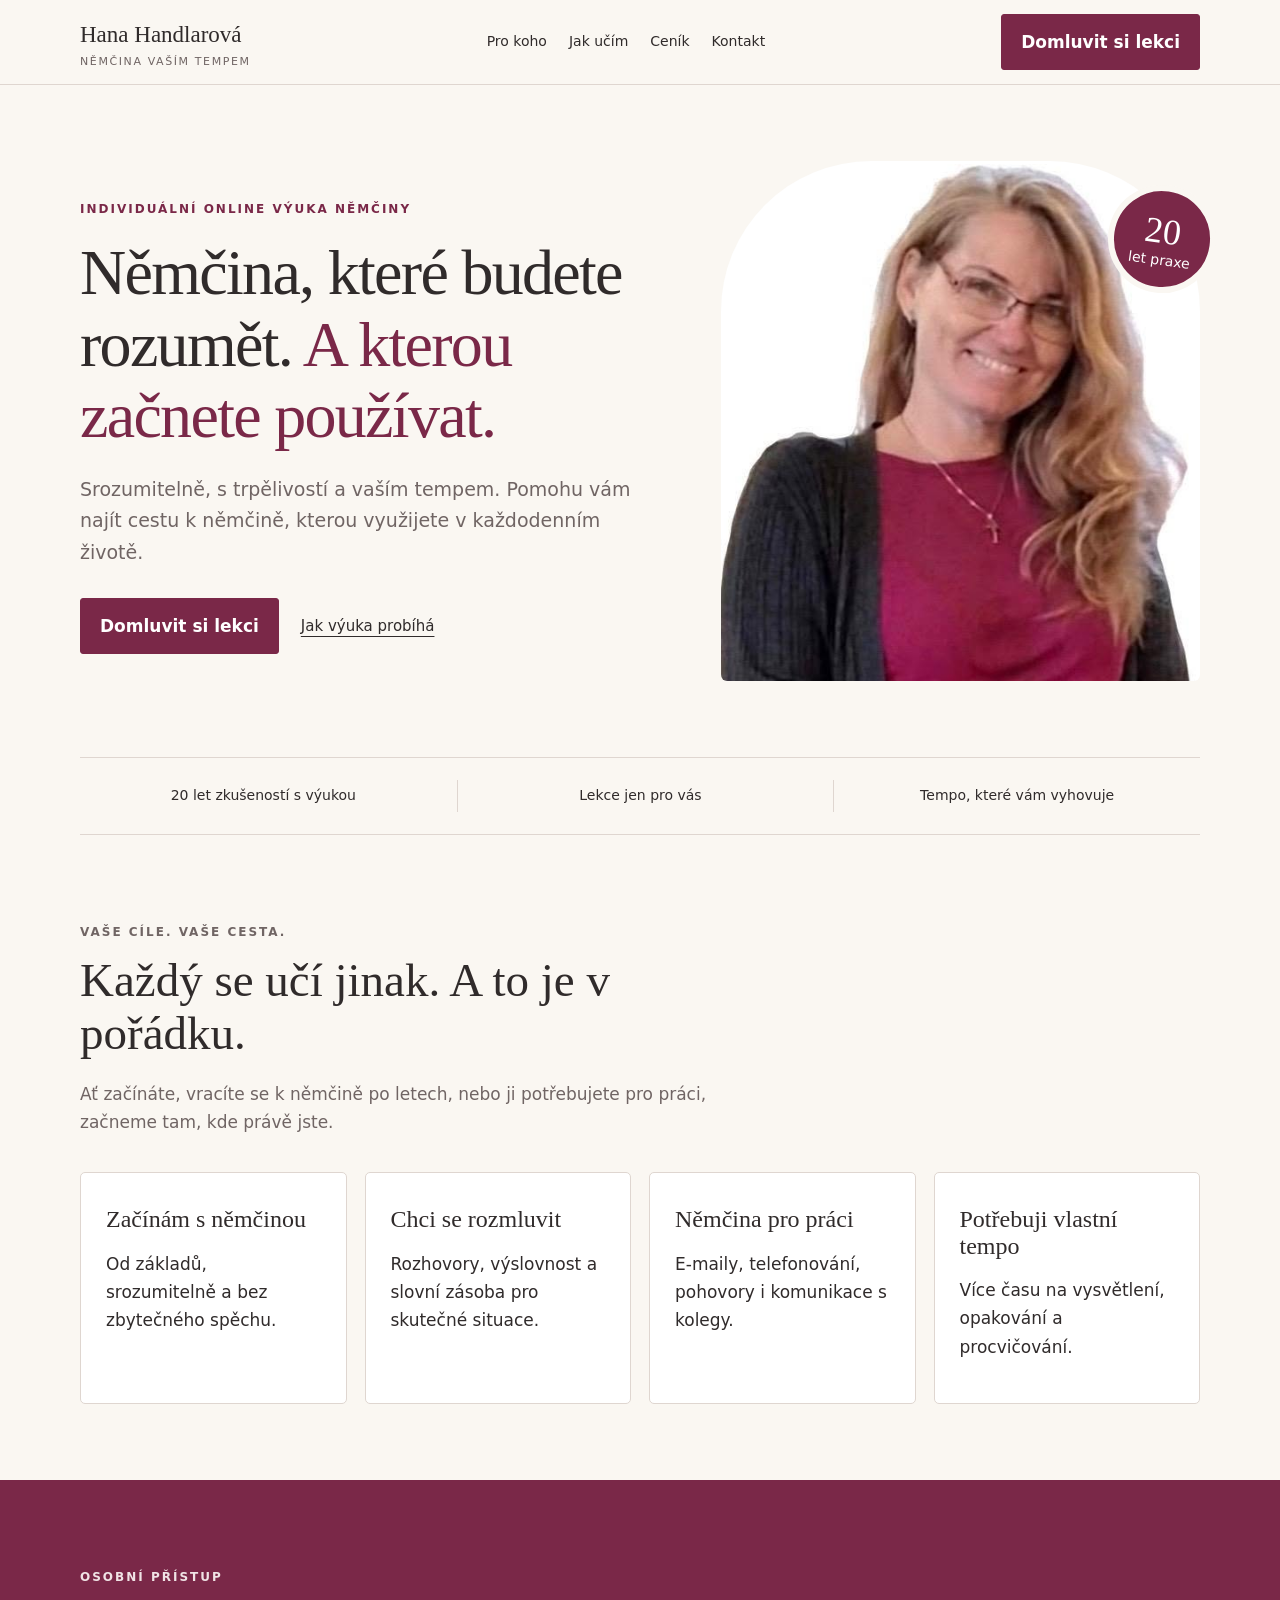
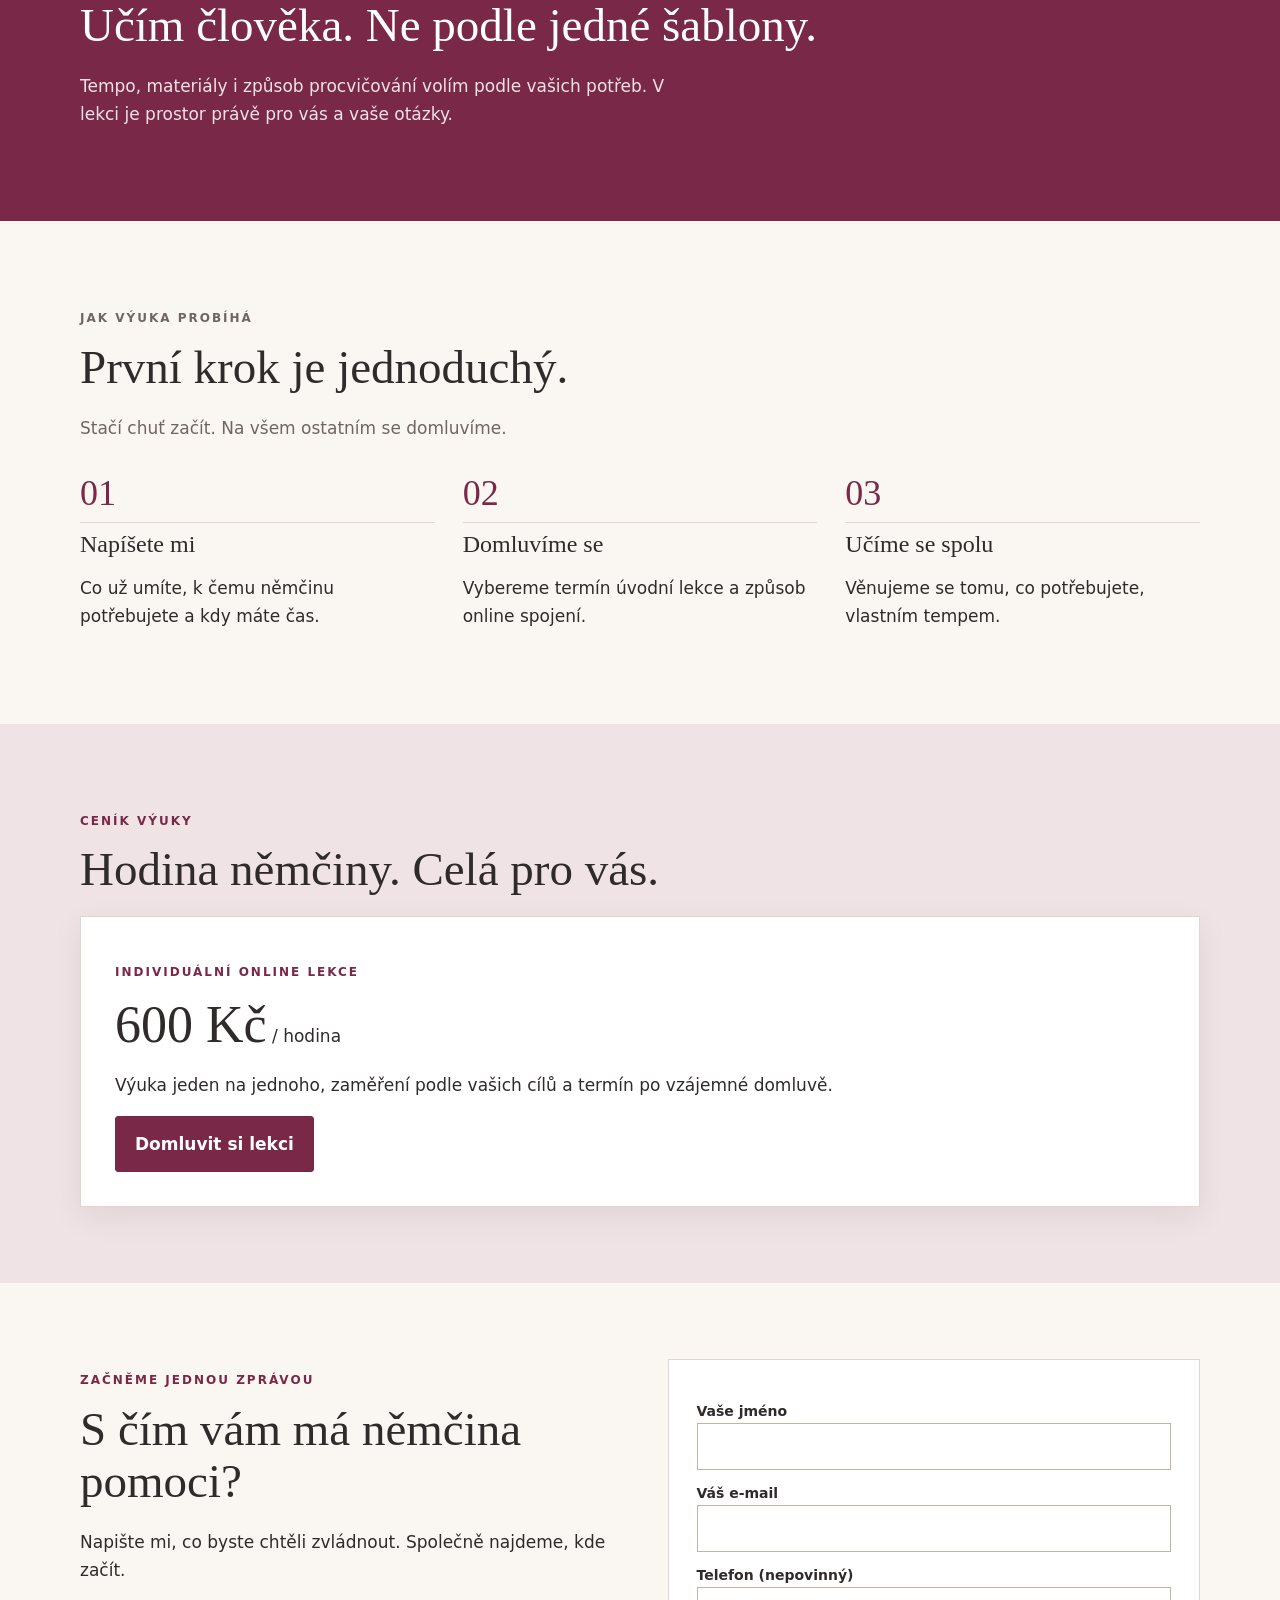
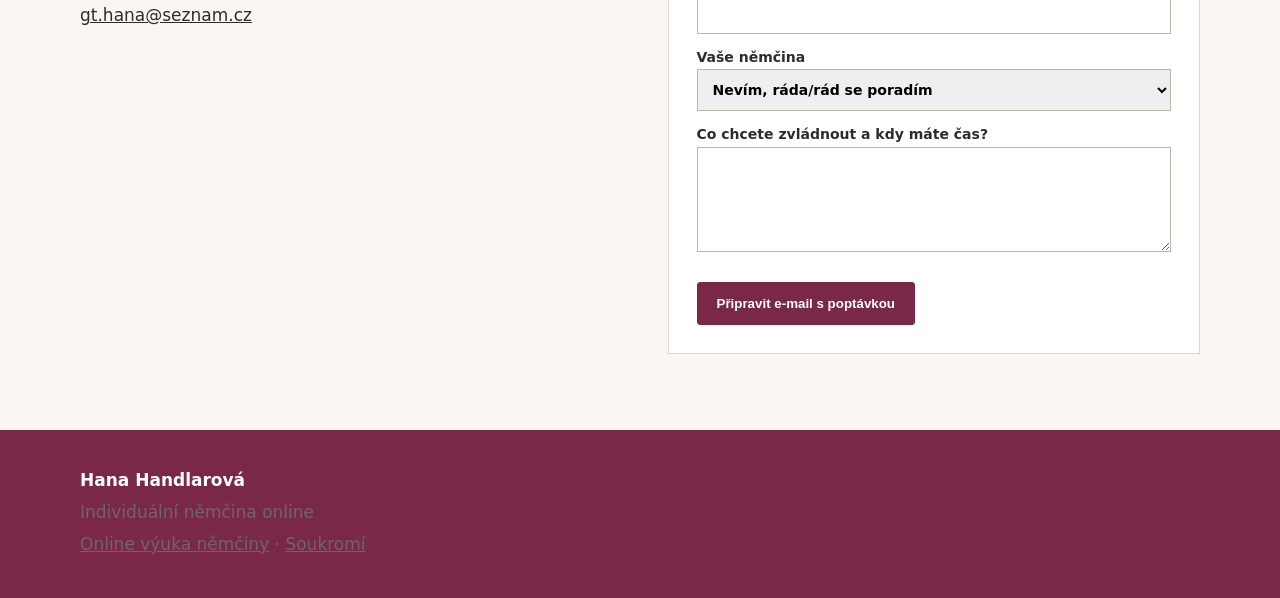
<file: hana-handlarova-nemcina/index.html>
<!doctype html><html lang="cs"><head><meta charset="utf-8"><meta name="viewport" content="width=device-width,initial-scale=1"><title>Individuální online výuka němčiny | Hana Handlarová</title><meta name="description" content="Individuální online výuka němčiny s Hanou Handlarovou."><link rel="stylesheet" href="styles.css"><script src="script.js" defer></script></head><body><a class="skip" href="#main">Přejít na obsah</a><header class="header"><div class="tricolor"></div><div class="wrap header-inner"><a class="brand" href="index.html">Hana Handlarová<small>Němčina vaším tempem</small></a><button class="menu" aria-expanded="false">Menu</button><nav><a href="#pro-koho">Pro koho</a><a href="#jak-ucim">Jak učím</a><a href="#cenik">Ceník</a><a href="#kontakt">Kontakt</a></nav><a class="button" href="#kontakt">Domluvit si lekci</a></div></header><main id="main"><div class="wrap"><section class="hero"><div><p class="eyebrow">Individuální online výuka němčiny</p><h1>Němčina, které budete rozumět. <em>A kterou začnete používat.</em></h1><p class="lead">Srozumitelně, s trpělivostí a vaším tempem. Pomohu vám najít cestu k němčině, kterou využijete v každodenním životě.</p><div class="hero-actions"><a class="button" href="#kontakt">Domluvit si lekci</a><a class="text-link" href="#jak-ucim">Jak výuka probíhá</a></div></div><div class="portrait"><img src="assets/hana-handlarova.png" alt="Hana Handlarová, lektorka německého jazyka"><div class="badge"><strong>20</strong>let praxe</div></div></section><div class="flag-note"><span>20 let zkušeností s výukou</span><span>Lekce jen pro vás</span><span>Tempo, které vám vyhovuje</span></div></div><section class="wrap" id="pro-koho"><div class="section-heading"><p class="eyebrow">Vaše cíle. Vaše cesta.</p><h2>Každý se učí jinak. A to je v pořádku.</h2><p>Ať začínáte, vracíte se k němčině po letech, nebo ji potřebujete pro práci, začneme tam, kde právě jste.</p></div><div class="cards"><article class="card"><h3>Začínám s němčinou</h3><p>Od základů, srozumitelně a bez zbytečného spěchu.</p></article><article class="card"><h3>Chci se rozmluvit</h3><p>Rozhovory, výslovnost a slovní zásoba pro skutečné situace.</p></article><article class="card"><h3>Němčina pro práci</h3><p>E-maily, telefonování, pohovory i komunikace s kolegy.</p></article><article class="card"><h3>Potřebuji vlastní tempo</h3><p>Více času na vysvětlení, opakování a procvičování.</p></article></div></section><section class="band"><div class="wrap"><p class="eyebrow">Osobní přístup</p><h2>Učím člověka. Ne podle jedné šablony.</h2><p>Tempo, materiály i způsob procvičování volím podle vašich potřeb. V lekci je prostor právě pro vás a vaše otázky.</p></div></section><section class="wrap" id="jak-ucim"><div class="section-heading"><p class="eyebrow">Jak výuka probíhá</p><h2>První krok je jednoduchý.</h2><p>Stačí chuť začít. Na všem ostatním se domluvíme.</p></div><div class="steps"><article><div class="step-number">01</div><h3>Napíšete mi</h3><p>Co už umíte, k čemu němčinu potřebujete a kdy máte čas.</p></article><article><div class="step-number">02</div><h3>Domluvíme se</h3><p>Vybereme termín úvodní lekce a způsob online spojení.</p></article><article><div class="step-number">03</div><h3>Učíme se spolu</h3><p>Věnujeme se tomu, co potřebujete, vlastním tempem.</p></article></div></section><section class="price-section" id="cenik"><div class="wrap"><p class="eyebrow">Ceník výuky</p><h2>Hodina němčiny. Celá pro vás.</h2><div class="price"><p class="eyebrow">Individuální online lekce</p><strong>600 Kč</strong> / hodina<p>Výuka jeden na jednoho, zaměření podle vašich cílů a termín po vzájemné domluvě.</p><a class="button" href="#kontakt">Domluvit si lekci</a></div></div></section><section class="wrap contact" id="kontakt"><div><p class="eyebrow">Začněme jednou zprávou</p><h2>S čím vám má němčina pomoci?</h2><p>Napište mi, co byste chtěli zvládnout. Společně najdeme, kde začít.</p><p><a href="mailto:gt.hana@seznam.cz">gt.hana@seznam.cz</a></p></div><form class="form" id="lesson-form"><label>Vaše jméno<input name="name" required></label><label>Váš e-mail<input type="email" name="email" required></label><label>Telefon (nepovinný)<input name="phone"></label><label>Vaše němčina<select name="level"><option>Nevím, ráda/rád se poradím</option><option>Začínám od nuly</option><option>Mám základy</option><option>Dokážu se dorozumět</option></select></label><label>Co chcete zvládnout a kdy máte čas?<textarea name="message" required></textarea></label><button class="button" type="submit">Připravit e-mail s poptávkou</button></form></section></main><footer><div class="wrap"><strong>Hana Handlarová</strong><p>Individuální němčina online</p><p><a href="online-vyuka-nemciny/index.html">Online výuka němčiny</a> · <a href="ochrana-soukromi/index.html">Soukromí</a></p></div></footer></body></html>
</file>
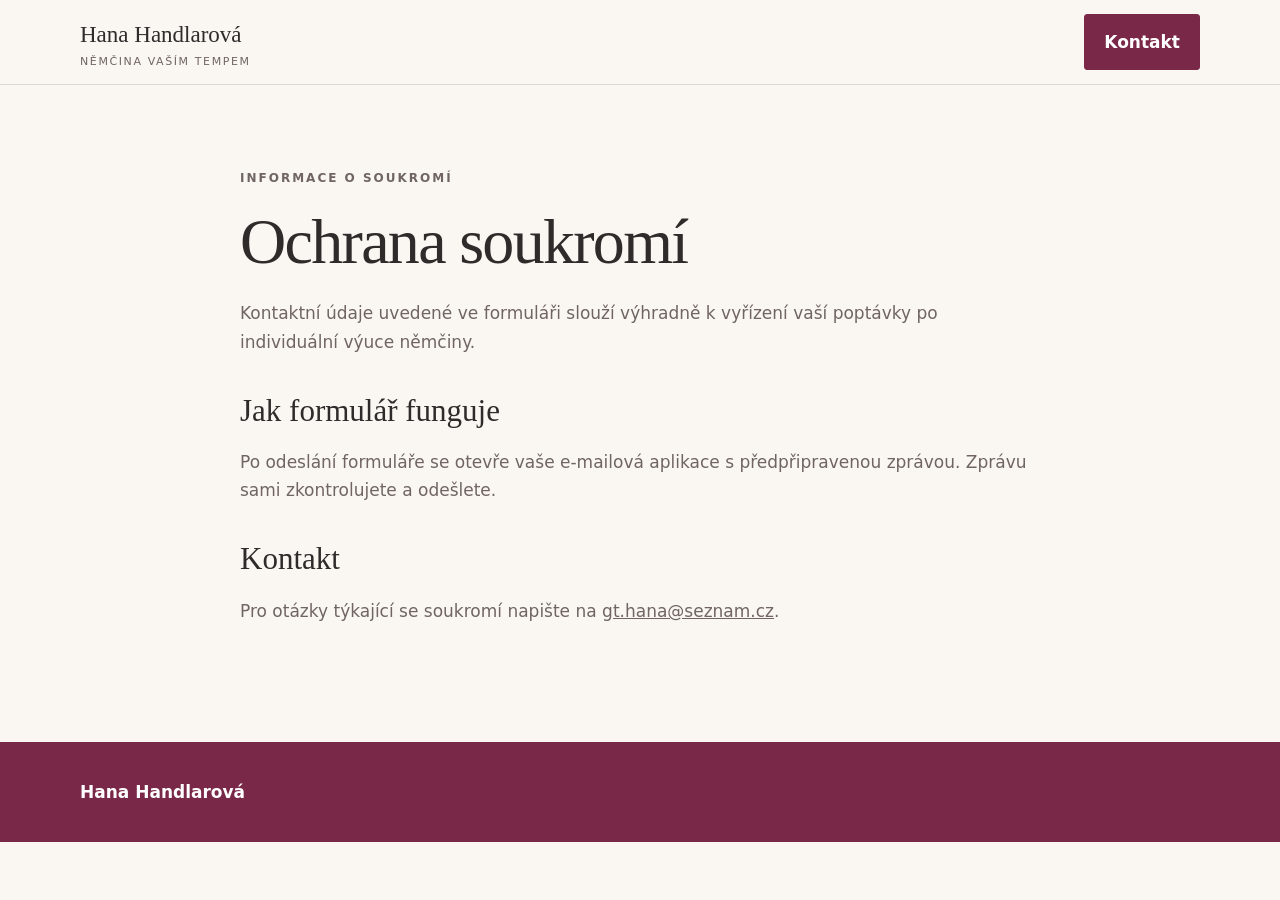
<file: hana-handlarova-nemcina/ochrana-soukromi/index.html>
<!doctype html><html lang="cs"><head><meta charset="utf-8"><meta name="viewport" content="width=device-width,initial-scale=1"><title>Soukromí | Hana Handlarová</title><link rel="stylesheet" href="../styles.css"></head><body><header class="header"><div class="tricolor"></div><div class="wrap header-inner"><a class="brand" href="../index.html">Hana Handlarová<small>Němčina vaším tempem</small></a><a class="button" href="../index.html#kontakt">Kontakt</a></div></header><main class="wrap article"><p class="eyebrow">Informace o soukromí</p><h1>Ochrana soukromí</h1><p>Kontaktní údaje uvedené ve formuláři slouží výhradně k vyřízení vaší poptávky po individuální výuce němčiny.</p><h2>Jak formulář funguje</h2><p>Po odeslání formuláře se otevře vaše e-mailová aplikace s předpřipravenou zprávou. Zprávu sami zkontrolujete a odešlete.</p><h2>Kontakt</h2><p>Pro otázky týkající se soukromí napište na <a href="mailto:gt.hana@seznam.cz">gt.hana@seznam.cz</a>.</p></main><footer><div class="wrap"><strong>Hana Handlarová</strong></div></footer></body></html>
</file>
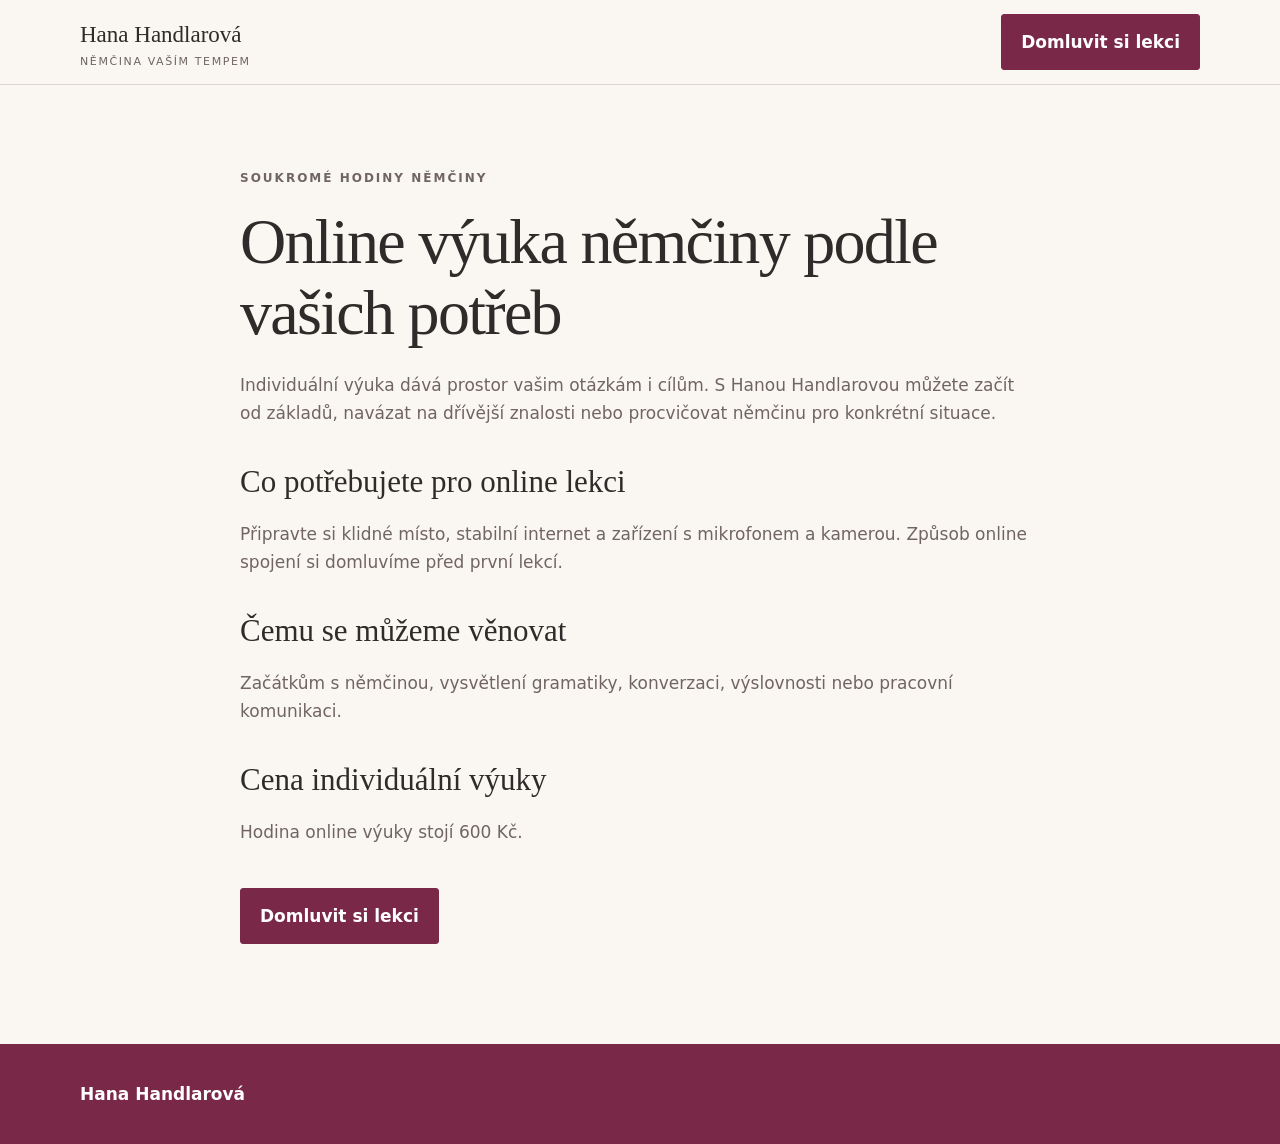
<file: hana-handlarova-nemcina/online-vyuka-nemciny/index.html>
<!doctype html><html lang="cs"><head><meta charset="utf-8"><meta name="viewport" content="width=device-width,initial-scale=1"><title>Online výuka němčiny | Hana Handlarová</title><link rel="stylesheet" href="../styles.css"></head><body><header class="header"><div class="tricolor"></div><div class="wrap header-inner"><a class="brand" href="../index.html">Hana Handlarová<small>Němčina vaším tempem</small></a><a class="button" href="../index.html#kontakt">Domluvit si lekci</a></div></header><main class="wrap article"><p class="eyebrow">Soukromé hodiny němčiny</p><h1>Online výuka němčiny podle vašich potřeb</h1><p>Individuální výuka dává prostor vašim otázkám i cílům. S Hanou Handlarovou můžete začít od základů, navázat na dřívější znalosti nebo procvičovat němčinu pro konkrétní situace.</p><h2>Co potřebujete pro online lekci</h2><p>Připravte si klidné místo, stabilní internet a zařízení s mikrofonem a kamerou. Způsob online spojení si domluvíme před první lekcí.</p><h2>Čemu se můžeme věnovat</h2><p>Začátkům s němčinou, vysvětlení gramatiky, konverzaci, výslovnosti nebo pracovní komunikaci.</p><h2>Cena individuální výuky</h2><p>Hodina online výuky stojí 600 Kč.</p><a class="button" href="../index.html#kontakt">Domluvit si lekci</a></main><footer><div class="wrap"><strong>Hana Handlarová</strong></div></footer></body></html>
</file>
<file: hana-handlarova-nemcina/styles.css>
:root{--paper:#faf7f2;--white:#fff;--ink:#302b2b;--muted:#706564;--wine:#7a2848;--wine-dark:#591d35;--blush:#f0e3e5;--line:#dfd6d0;--max:1120px;--serif:Georgia,serif;--sans:system-ui,-apple-system,"Segoe UI",sans-serif}*{box-sizing:border-box}html{scroll-behavior:smooth;scroll-padding-top:92px}body{margin:0;background:var(--paper);color:var(--ink);font:17px/1.65 var(--sans)}a{color:inherit}img{max-width:100%;display:block}.wrap{width:min(var(--max),calc(100% - 42px));margin:auto}.skip{position:absolute;left:-999px}.skip:focus{left:16px;top:16px;z-index:10;background:#fff;padding:10px}.header{position:sticky;top:0;background:rgba(250,247,242,.97);z-index:2;border-bottom:1px solid var(--line)}.tricolor{display:none}.header-inner{min-height:84px;display:flex;align-items:center;justify-content:space-between;gap:24px}.brand{text-decoration:none;font-family:var(--serif);font-size:23px}.brand small{display:block;font:11px var(--sans);letter-spacing:1.6px;text-transform:uppercase;color:var(--muted);margin-top:2px}nav{display:flex;gap:22px;font-size:14px}nav a{text-decoration:none}nav a:hover{color:var(--wine)}.button{display:inline-block;background:var(--wine);border:1px solid var(--wine);color:#fff;padding:13px 19px;text-decoration:none;border-radius:3px;font-weight:700}.button:hover{background:var(--wine-dark)}.hero{display:grid;grid-template-columns:1.1fr .9fr;gap:56px;align-items:center;padding:76px 0}.eyebrow{font-size:12px;font-weight:800;letter-spacing:2px;text-transform:uppercase;color:var(--wine)}h1,h2,h3{font-family:var(--serif);font-weight:400;line-height:1.12}h1{font-size:clamp(44px,5vw,68px);letter-spacing:-1.7px;margin:17px 0 22px}h1 em{font-style:normal;color:var(--wine)}h2{font-size:clamp(32px,4vw,47px);margin:10px 0 20px}h3{font-size:24px;margin:8px 0}.lead{font-size:19px;color:var(--muted);max-width:570px}.hero-actions{display:flex;gap:22px;align-items:center;margin-top:30px}.text-link{font-size:15px;text-underline-offset:5px}.portrait{position:relative}.portrait img{width:100%;border-radius:150px 150px 6px 6px; aspect-ratio:.92;object-fit:cover}.badge{position:absolute;right:-16px;top:24px;width:108px;height:108px;border-radius:50%;color:#fff;background:var(--wine);border:6px solid var(--paper);display:grid;place-content:center;text-align:center;font:14px var(--sans);transform:rotate(8deg)}.badge strong{font:36px var(--serif);display:block}.flag-note{margin:0 auto;border-block:1px solid var(--line);padding:22px 0;display:grid;grid-template-columns:repeat(3,1fr);text-align:center;gap:10px;font-size:14px}.flag-note span{padding:4px 10px}.flag-note span+span{border-left:1px solid var(--line)}section{padding:76px 0}.section-heading{max-width:700px}.section-heading p,.article p{color:var(--muted)}.cards{display:grid;grid-template-columns:repeat(4,1fr);gap:18px;margin-top:36px}.card{background:#fff;border:1px solid var(--line);padding:25px;border-radius:5px}.band{background:var(--wine);color:#fff}.band p{color:var(--blush);max-width:620px}.steps{display:grid;grid-template-columns:repeat(3,1fr);gap:28px;margin-top:30px}.step-number{font:36px var(--serif);color:var(--wine);border-bottom:1px solid var(--line);padding-bottom:8px}.price-section{background:var(--blush)}.price{background:#fff;padding:34px;border:1px solid var(--line);box-shadow:0 10px 30px #00000012}.price strong{font:52px var(--serif)}.contact{display:grid;grid-template-columns:1fr 1fr;gap:55px}.form{background:#fff;border:1px solid var(--line);padding:28px}.form label{display:block;font-size:14px;font-weight:700;margin:12px 0 5px}.form input,.form textarea,.form select{width:100%;padding:11px;border:1px solid #bdb5a6;font:inherit}.form textarea{min-height:105px}.form button{margin-top:18px;cursor:pointer}footer{background:var(--wine);color:#fff;padding:36px 0}footer p{color:var(--muted);margin:4px 0}.article{max-width:800px;padding:72px 0 100px}.article h2{font-size:31px;margin-top:38px}.article .button{margin-top:25px}@media(max-width:760px){.header-inner{min-height:72px}.menu{display:none}nav.open{display:flex;position:absolute;top:72px;left:0;right:0;background:var(--paper);padding:18px 21px;flex-direction:column}.menu{background:none;border:0;font:inherit}.hero,.contact{grid-template-columns:1fr;gap:32px}.portrait{max-width:390px;margin:auto}.cards,.steps{grid-template-columns:1fr 1fr}.flag-note{grid-template-columns:1fr;text-align:left}.flag-note span{padding-left:0}.flag-note span+span{border-left:0}}@media(min-width:761px){.menu{display:none}}@media(max-width:480px){.wrap{width:min(100% - 30px,var(--max))}.cards,.steps{grid-template-columns:1fr}.hero{padding:48px 0}.hero-actions{align-items:flex-start;flex-direction:column}h1{font-size:45px}section{padding:55px 0}}
</file>
